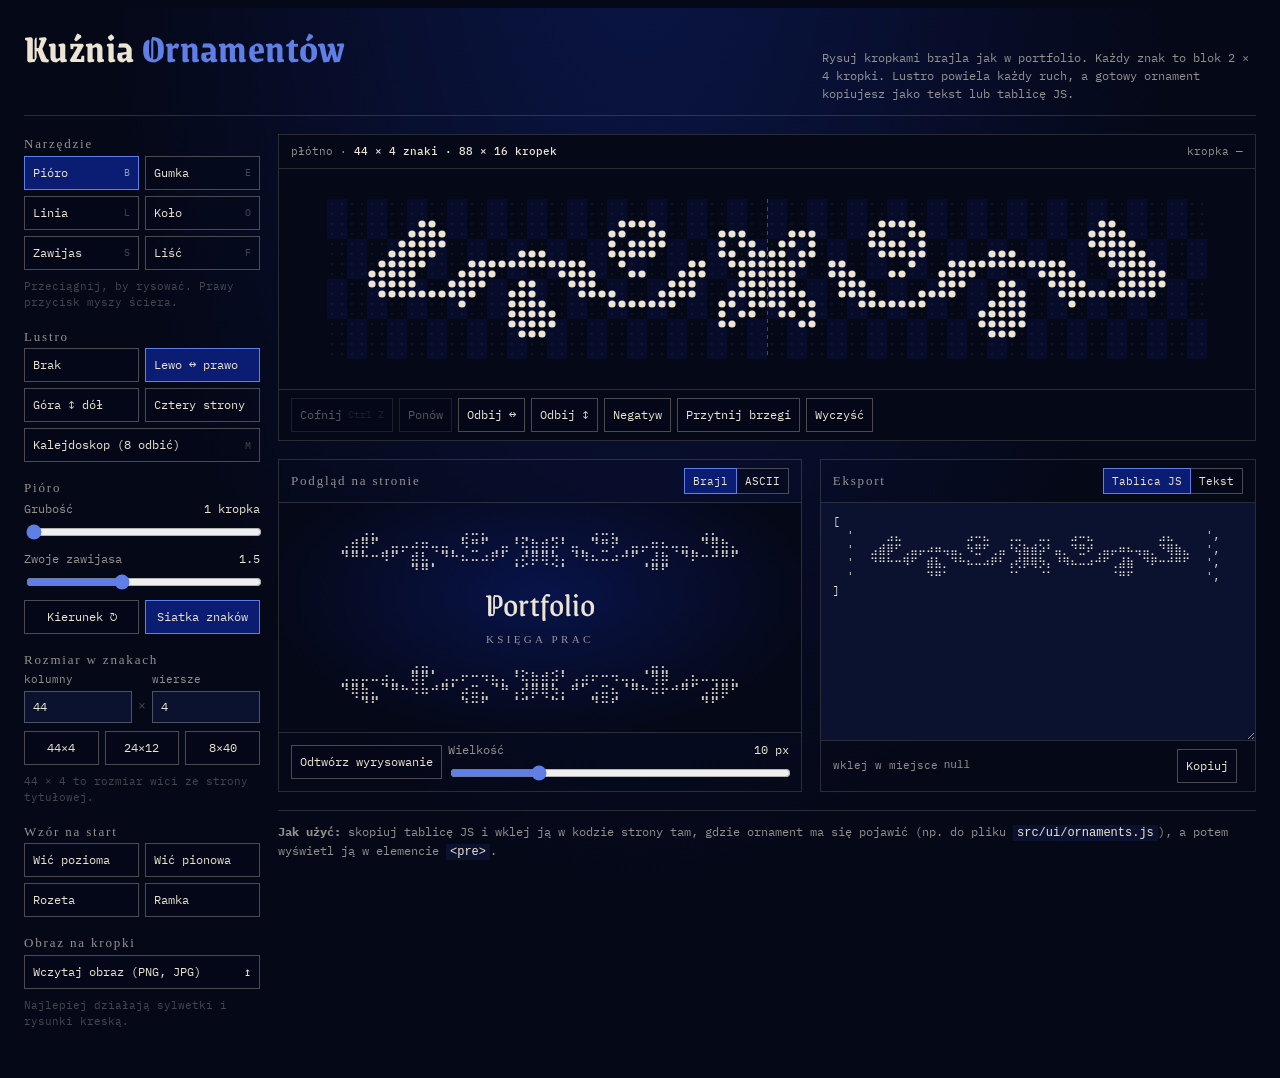
<file: tools/ornament.html>
<!doctype html>
<html lang="pl">
<head>
<meta charset="utf-8">
<meta name="viewport" content="width=device-width, initial-scale=1, viewport-fit=cover">
<title>Kuźnia Ornamentów</title>
<meta name="claude:viewport-fit-sides" content="cover">
<link rel="preconnect" href="https://fonts.googleapis.com">
<link rel="preconnect" href="https://fonts.gstatic.com" crossorigin>
<link rel="stylesheet" href="https://fonts.googleapis.com/css2?family=Grenze+Gotisch:wght@500;700&family=IM+Fell+English+SC&family=IBM+Plex+Mono:wght@400;500&display=swap">
<style>
/* Układ: wąska kolumna narzędzi po lewej (jak marginalia), szeroki pulpit z płótnem kropek,
   pod nim podgląd w rozmiarze strony i eksport. Jedna, ciemna paleta portfolio. */
:root {
  --ink: #050817;
  --ink-2: #0a1230;
  --deep: #0b1d73;
  --cobalt: #1838c0;
  --sky: #5f7ee6;
  --bone: #ece5d3;
  --bone-dim: rgba(236, 229, 211, .62);
  --bone-faint: rgba(236, 229, 211, .28);
  --line: rgba(236, 229, 211, .16);
  --gothic: 'Grenze Gotisch', 'UnifrakturMaguntia', Georgia, serif;
  --caps: 'IM Fell English SC', Georgia, 'Times New Roman', serif;
  --mono: 'IBM Plex Mono', ui-monospace, 'DejaVu Sans Mono', 'Segoe UI Symbol', monospace;
  color-scheme: dark;
}
* { box-sizing: border-box; }
html, body { background: var(--ink); color: var(--bone); }
body {
  font-family: var(--mono);
  font-size: 13px;
  line-height: 1.5;
  padding-left: max(16px, env(safe-area-inset-left, 0px));
  padding-right: max(16px, env(safe-area-inset-right, 0px));
  padding-block: 20px 40px;
  background:
    radial-gradient(ellipse at 50% -10%, rgba(24, 56, 192, .28), transparent 60%),
    var(--ink);
  min-height: 100%;
}
.wrap { max-width: 1280px; margin: 0 auto; display: grid; gap: 18px; }

header { display: flex; flex-wrap: wrap; align-items: baseline; justify-content: space-between; gap: 6px 24px; border-bottom: 1px solid var(--line); padding-bottom: 12px; }
header h1 { margin: 0; font-family: var(--gothic); font-weight: 700; font-size: clamp(28px, 4vw, 40px); letter-spacing: .01em; line-height: 1; text-wrap: balance; }
header h1 span { color: var(--sky); }
header p { margin: 0; color: var(--bone-dim); max-width: 62ch; font-size: 12px; }

.desk { display: grid; grid-template-columns: 236px minmax(0, 1fr); gap: 18px; align-items: start; }
@media (max-width: 820px) { .desk { grid-template-columns: minmax(0, 1fr); } }

aside { display: grid; gap: 16px; }
fieldset { margin: 0; padding: 0; border: 0; display: grid; gap: 8px; min-width: 0; }
legend, .lbl { font-family: var(--caps); font-size: 13px; letter-spacing: .14em; color: var(--bone-dim); padding: 0; margin-bottom: 2px; }
.grid2 { display: grid; grid-template-columns: 1fr 1fr; gap: 6px; }
.grid3 { display: grid; grid-template-columns: repeat(3, 1fr); gap: 6px; }

button, .btn {
  font: inherit; font-size: 12px; color: var(--bone);
  background: rgba(5, 8, 23, .35);
  border: 1px solid rgba(236, 229, 211, .3);
  padding: 7px 8px; cursor: pointer; text-align: left;
  display: flex; align-items: center; justify-content: space-between; gap: 6px;
  white-space: nowrap; transition: border-color .15s, background .15s;
}
button:hover, .btn:hover { border-color: rgba(236, 229, 211, .65); background: rgba(24, 56, 192, .18); }
button:focus-visible, input:focus-visible, select:focus-visible, .btn:focus-within { outline: 1px solid var(--sky); outline-offset: 2px; }
button[aria-pressed="true"] { background: var(--deep); border-color: var(--sky); }
button kbd { font: inherit; font-size: 10px; color: var(--bone-faint); }
button[aria-pressed="true"] kbd { color: var(--bone-dim); }
button.c { justify-content: center; }
button:disabled { opacity: .35; cursor: default; }

label.row { display: grid; grid-template-columns: 1fr auto; align-items: center; gap: 4px 8px; font-size: 12px; color: var(--bone-dim); }
label.row output { color: var(--bone); font-variant-numeric: tabular-nums; }
input[type=range] { grid-column: 1 / -1; width: 100%; accent-color: var(--sky); }
input[type=number], input[type=text], select {
  font: inherit; font-size: 12px; color: var(--bone); background: var(--ink-2);
  border: 1px solid rgba(236, 229, 211, .3); padding: 6px 8px; width: 100%; min-width: 0;
}
.size { display: grid; grid-template-columns: 1fr auto 1fr; gap: 6px; align-items: end; }
.size label { display: grid; gap: 3px; font-size: 11px; color: var(--bone-dim); }
.size span.x { padding-bottom: 7px; color: var(--bone-faint); }
.hint { font-size: 11px; color: var(--bone-faint); margin: 0; }
.btn input[type=file] { position: absolute; width: 1px; height: 1px; opacity: 0; }

main { display: grid; gap: 18px; min-width: 0; }
.board { border: 1px solid var(--line); background: var(--ink); position: relative; min-width: 0; }
.board-head { display: flex; flex-wrap: wrap; justify-content: space-between; gap: 4px 16px; padding: 8px 12px; border-bottom: 1px solid var(--line); font-size: 11px; color: var(--bone-dim); }
.board-head b { color: var(--bone); font-weight: 500; font-variant-numeric: tabular-nums; }
.stage { overflow: auto; padding: 14px; display: grid; place-items: center; min-height: 220px; }
canvas#view { display: block; touch-action: none; cursor: crosshair; image-rendering: pixelated; }
.board-foot { display: flex; flex-wrap: wrap; gap: 6px; padding: 8px 12px; border-top: 1px solid var(--line); }
.board-foot button { flex: 0 0 auto; }

.out { display: grid; grid-template-columns: minmax(0, 1.2fr) minmax(0, 1fr); gap: 18px; }
@media (max-width: 980px) { .out { grid-template-columns: minmax(0, 1fr); } }
.card { border: 1px solid var(--line); display: grid; grid-template-rows: auto 1fr auto; min-width: 0; }
.card-head { display: flex; flex-wrap: wrap; align-items: center; justify-content: space-between; gap: 6px 12px; padding: 8px 12px; border-bottom: 1px solid var(--line); }
.card-head .lbl { margin: 0; }
.seg { display: inline-flex; }
.seg button { padding: 4px 8px; font-size: 11px; }
.seg button + button { border-left: 0; }

.page {
  background: radial-gradient(ellipse at 50% 40%, rgba(11, 29, 115, .55), transparent 75%), var(--ink);
  padding: 22px 14px; overflow-x: auto; display: grid; justify-items: center; gap: 10px; min-height: 160px; align-content: center;
}
.page pre { margin: 0; font-family: var(--mono); line-height: 1; white-space: pre; color: var(--bone); opacity: .9; }
.page .demo { font-family: var(--gothic); font-size: 34px; line-height: 1; color: var(--bone); }
.page .demo-sub { font-family: var(--caps); letter-spacing: .3em; font-size: 11px; color: var(--bone-dim); }

textarea {
  width: 100%; min-height: 170px; resize: vertical; margin: 0; border: 0; padding: 12px;
  font-family: var(--mono); font-size: 11px; line-height: 1.25; white-space: pre; overflow: auto;
  color: var(--bone); background: var(--ink-2);
}
.card-foot { display: flex; flex-wrap: wrap; gap: 6px; padding: 8px 12px; border-top: 1px solid var(--line); align-items: center; }
.card-foot .name { flex: 1 1 140px; display: flex; align-items: center; gap: 6px; font-size: 11px; color: var(--bone-dim); }
.card-foot .name input { flex: 1; }
.toast { font-size: 11px; color: var(--sky); min-height: 1em; }

.howto { color: var(--bone-dim); font-size: 12px; border-top: 1px solid var(--line); padding-top: 12px; display: grid; gap: 4px; }
.howto code { color: var(--bone); background: var(--ink-2); padding: 1px 4px; }
@media (prefers-reduced-motion: reduce) { * { transition: none !important; } }
</style>
</head>
<body>

<div class="wrap">
  <header>
    <h1>Kuźnia <span>Ornamentów</span></h1>
    <p>Rysuj kropkami brajla jak w portfolio. Każdy znak to blok 2 × 4 kropki. Lustro powiela każdy ruch, a gotowy ornament kopiujesz jako tekst lub tablicę JS.</p>
  </header>

  <div class="desk">
    <aside>
      <fieldset>
        <legend>Narzędzie</legend>
        <div class="grid2" id="tools">
          <button data-tool="pen" aria-pressed="true">Pióro <kbd>B</kbd></button>
          <button data-tool="erase">Gumka <kbd>E</kbd></button>
          <button data-tool="line">Linia <kbd>L</kbd></button>
          <button data-tool="ring">Koło <kbd>O</kbd></button>
          <button data-tool="curl">Zawijas <kbd>S</kbd></button>
          <button data-tool="leaf">Liść <kbd>F</kbd></button>
        </div>
        <p class="hint" id="tool-hint">Przeciągnij, by rysować. Prawy przycisk myszy ściera.</p>
      </fieldset>

      <fieldset>
        <legend>Lustro</legend>
        <div class="grid2" id="mirrors">
          <button data-mirror="none">Brak</button>
          <button data-mirror="h" aria-pressed="true">Lewo ↔ prawo</button>
          <button data-mirror="v">Góra ↕ dół</button>
          <button data-mirror="hv">Cztery strony</button>
          <button data-mirror="k" style="grid-column: 1 / -1">Kalejdoskop (8 odbić) <kbd>M</kbd></button>
        </div>
      </fieldset>

      <fieldset>
        <legend>Pióro</legend>
        <label class="row" for="size">Grubość <output id="size-o">1 kropka</output>
          <input type="range" id="size" min="0" max="4" step="1" value="0">
        </label>
        <label class="row" for="turns">Zwoje zawijasa <output id="turns-o">1.5</output>
          <input type="range" id="turns" min="0.5" max="3" step="0.1" value="1.5">
        </label>
        <div class="grid2">
          <button id="dir" class="c" aria-label="Kierunek zawijasa">Kierunek ↻</button>
          <button id="grid-t" class="c" aria-pressed="true">Siatka znaków</button>
        </div>
      </fieldset>

      <fieldset>
        <legend>Rozmiar w znakach</legend>
        <div class="size">
          <label for="cols">kolumny<input type="number" id="cols" min="4" max="140" value="44"></label>
          <span class="x">×</span>
          <label for="rows">wiersze<input type="number" id="rows" min="1" max="60" value="4"></label>
        </div>
        <div class="grid3">
          <button class="c" data-preset="44x4">44×4</button>
          <button class="c" data-preset="24x12">24×12</button>
          <button class="c" data-preset="8x40">8×40</button>
        </div>
        <p class="hint">44 × 4 to rozmiar wici ze strony tytułowej.</p>
      </fieldset>

      <fieldset>
        <legend>Wzór na start</legend>
        <div class="grid2">
          <button data-tpl="band">Wić pozioma</button>
          <button data-tpl="vine">Wić pionowa</button>
          <button data-tpl="rosette">Rozeta</button>
          <button data-tpl="frame">Ramka</button>
        </div>
      </fieldset>

      <fieldset>
        <legend>Obraz na kropki</legend>
        <label class="btn" for="img">Wczytaj obraz (PNG, JPG) <span>↥</span><input type="file" id="img" accept="image/*"></label>
        <div id="img-ctl" hidden>
          <label class="row" for="thr">Próg jasności <output id="thr-o">128</output>
            <input type="range" id="thr" min="10" max="245" value="128">
          </label>
          <div class="grid2">
            <button id="inv" class="c" aria-pressed="false">Odwróć</button>
            <button id="img-done" class="c">Zatwierdź</button>
          </div>
        </div>
        <p class="hint">Najlepiej działają sylwetki i rysunki kreską.</p>
      </fieldset>
    </aside>

    <main>
      <section class="board" aria-label="Płótno">
        <div class="board-head">
          <span>płótno · <b id="dims">44 × 4 znaki · 88 × 16 kropek</b></span>
          <span id="pos">kropka —</span>
        </div>
        <div class="stage" id="stage"><canvas id="view" aria-label="Płótno do rysowania kropkami"></canvas></div>
        <div class="board-foot">
          <button id="undo" class="c">Cofnij <kbd>Ctrl Z</kbd></button>
          <button id="redo" class="c">Ponów</button>
          <button id="flip-h" class="c">Odbij ↔</button>
          <button id="flip-v" class="c">Odbij ↕</button>
          <button id="invert" class="c">Negatyw</button>
          <button id="trim" class="c">Przytnij brzegi</button>
          <button id="clear" class="c">Wyczyść</button>
        </div>
      </section>

      <div class="out">
        <section class="card" aria-label="Podgląd">
          <div class="card-head">
            <span class="lbl">Podgląd na stronie</span>
            <span class="seg" id="modes">
              <button data-mode="braille" aria-pressed="true">Brajl</button>
              <button data-mode="ascii">ASCII</button>
            </span>
          </div>
          <div class="page" id="page">
            <pre id="prev-top"></pre>
            <div class="demo">Portfolio</div>
            <div class="demo-sub">KSIĘGA PRAC</div>
            <pre id="prev-bot"></pre>
          </div>
          <div class="card-foot">
            <button id="replay" class="c">Odtwórz wyrysowanie</button>
            <label class="row" for="fs" style="flex:1 1 140px">Wielkość <output id="fs-o">10 px</output>
              <input type="range" id="fs" min="6" max="22" value="10">
            </label>
          </div>
        </section>

        <section class="card" aria-label="Eksport">
          <div class="card-head">
            <span class="lbl">Eksport</span>
            <span class="seg" id="fmts">
              <button data-fmt="js" aria-pressed="true">Tablica JS</button>
              <button data-fmt="txt">Tekst</button>
            </span>
          </div>
          <textarea id="code" readonly spellcheck="false" aria-label="Kod ornamentu"></textarea>
          <div class="card-foot">
            <span class="name">wklej w miejsce <code>null</code></span>
            <button id="copy" class="c">Kopiuj</button>
            <span class="toast" id="toast" role="status"></span>
          </div>
        </section>
      </div>

      <div class="howto">
        <span><b>Jak użyć:</b> skopiuj tablicę JS i wklej ją w kodzie strony tam, gdzie ornament ma się pojawić (np. do pliku <code>src/ui/ornaments.js</code>), a potem wyświetl ją w elemencie <code>&lt;pre&gt;</code>.</span>
      </div>
    </main>
  </div>
</div>

<script>
(() => {
  // ---------- stałe ----------
  const BITS = [[0x01, 0x08], [0x02, 0x10], [0x04, 0x20], [0x40, 0x80]];
  const RAMP = [' ', '.', ':', 'c', 'o', 's', 'S', '$', 'B'];   // ta sama skala co w AsciiView
  const BLANK = '⠀';
  const THRESHOLD = 110;                                         // jak canvasToBraille w braille.js
  const SIZES = [{ w: 0, t: '1 kropka' }, { w: 1.15, t: 'cienka' }, { w: 1.8, t: 'średnia' }, { w: 2.6, t: 'gruba' }, { w: 3.6, t: 'bardzo gruba' }];
  const C = { ink: '#050817', bone: '#ece5d3', sky: '#5f7ee6', cobalt: '#1838c0' };
  const HINTS = {
    pen: 'Przeciągnij, by rysować. Prawy przycisk myszy ściera.',
    erase: 'Przeciągnij, by ścierać kropki.',
    line: 'Przeciągnij od początku do końca linii.',
    ring: 'Przeciągnij od środka na zewnątrz.',
    curl: 'Przeciągnij od środka zawijasa; kąt wyznacza początek spirali.',
    leaf: 'Przeciągnij od nasady liścia do czubka.',
  };

  // ---------- stan ----------
  const $ = (id) => document.getElementById(id);
  const src = document.createElement('canvas');
  const sx = src.getContext('2d', { willReadFrequently: true });
  const view = $('view'), vx = view.getContext('2d');
  let cols = 44, rows = 4, W = 88, H = 16;
  let tool = 'pen', mirror = 'h', sizeIdx = 0, turns = 1.5, dir = 1, showGrid = true;
  let mode = 'braille', fmt = 'js', fontPx = 10;
  let mask = new Uint8Array(0);
  let pitch = 8;
  let undoStack = [], redoStack = [];
  let hover = null;
  let img = null, imgThr = 128, imgInv = false, imgBase = null;

  // ---------- pomocnicze ----------
  const snap = () => ({ cols, rows, data: sx.getImageData(0, 0, W, H) });
  function pushUndo() { undoStack.push(snap()); if (undoStack.length > 60) undoStack.shift(); redoStack = []; syncUndo(); }
  function restore(s) { setDims(s.cols, s.rows, false); sx.putImageData(s.data, 0, 0); }
  function syncUndo() { $('undo').disabled = !undoStack.length; $('redo').disabled = !redoStack.length; }

  function setDims(c, r, keep = true) {
    const old = keep ? (() => { const k = document.createElement('canvas'); k.width = W; k.height = H; k.getContext('2d').drawImage(src, 0, 0); return k; })() : null;
    cols = c; rows = r; W = c * 2; H = r * 4;
    src.width = W; src.height = H;
    if (old) sx.drawImage(old, Math.round((W - old.width) / 4) * 2, Math.round((H - old.height) / 8) * 4);
    $('cols').value = c; $('rows').value = r;
    layout();
  }

  // przekształcenia lustra w przestrzeni kropek
  function mirrors() {
    const id = [1, 0, 0, 1, 0, 0], h = [-1, 0, 0, 1, W, 0], v = [1, 0, 0, -1, 0, H], hv = [-1, 0, 0, -1, W, H];
    if (mirror === 'none') return [id];
    if (mirror === 'h') return [id, h];
    if (mirror === 'v') return [id, v];
    if (mirror === 'hv') return [id, h, v, hv];
    const cx = W / 2, cy = H / 2;
    const d = [0, 1, 1, 0, cx - cy, cy - cx];               // odbicie po przekątnej
    const mul = (a, b) => [a[0] * b[0] + a[2] * b[1], a[1] * b[0] + a[3] * b[1], a[0] * b[2] + a[2] * b[3], a[1] * b[2] + a[3] * b[3], a[0] * b[4] + a[2] * b[5] + a[4], a[1] * b[4] + a[3] * b[5] + a[5]];
    return [id, h, v, hv, d, mul(h, d), mul(v, d), mul(hv, d)];
  }

  function stamp(fn, erase = false) {
    sx.save();
    sx.globalCompositeOperation = erase ? 'destination-out' : 'source-over';
    sx.strokeStyle = sx.fillStyle = '#fff';
    sx.lineCap = sx.lineJoin = 'round';
    sx.lineWidth = SIZES[sizeIdx].w || 1.15;
    for (const m of mirrors()) { sx.setTransform(...m); fn(sx); }
    sx.restore();
  }

  // ---------- kształty (te same co w braille.js) ----------
  function spiral(ctx, cx, cy, r, t, d = 1, start = 0) {
    ctx.beginPath();
    const steps = Math.max(20, Math.round(60 * t));
    for (let i = 0; i <= steps; i++) {
      const k = i / steps, a = start + d * k * t * Math.PI * 2, rr = r * (1 - k * 0.85);
      const x = cx + Math.cos(a) * rr, y = cy + Math.sin(a) * rr;
      i ? ctx.lineTo(x, y) : ctx.moveTo(x, y);
    }
    ctx.stroke();
  }
  function leaf(ctx, x, y, len, ang) {
    ctx.save(); ctx.translate(x, y); ctx.rotate(ang);
    ctx.beginPath(); ctx.moveTo(0, 0);
    ctx.quadraticCurveTo(len * 0.5, -len * 0.35, len, 0);
    ctx.quadraticCurveTo(len * 0.5, len * 0.35, 0, 0);
    ctx.stroke(); ctx.restore();
  }
  // linia piksel w piksel (grubość „1 kropka”)
  function pixLine(ctx, a, b) {
    let x0 = Math.floor(a.x), y0 = Math.floor(a.y); const x1 = Math.floor(b.x), y1 = Math.floor(b.y);
    const dx = Math.abs(x1 - x0), dy = -Math.abs(y1 - y0), sxs = x0 < x1 ? 1 : -1, sys = y0 < y1 ? 1 : -1;
    let err = dx + dy;
    for (;;) {
      ctx.fillRect(x0, y0, 1, 1);
      if (x0 === x1 && y0 === y1) break;
      const e2 = 2 * err;
      if (e2 >= dy) { err += dy; x0 += sxs; }
      if (e2 <= dx) { err += dx; y0 += sys; }
    }
  }
  function segment(ctx, a, b) {
    if (!SIZES[sizeIdx].w) return pixLine(ctx, a, b);
    ctx.beginPath(); ctx.moveTo(a.x, a.y); ctx.lineTo(b.x, b.y); ctx.stroke();
    ctx.beginPath(); ctx.arc(b.x, b.y, Math.max(0.6, SIZES[sizeIdx].w / 2), 0, Math.PI * 2); ctx.fill();
  }
  function shape(ctx, t, a, b) {
    const dxy = Math.hypot(b.x - a.x, b.y - a.y), ang = Math.atan2(b.y - a.y, b.x - a.x);
    if (t === 'line') { if (SIZES[sizeIdx].w) { ctx.beginPath(); ctx.moveTo(a.x, a.y); ctx.lineTo(b.x, b.y); ctx.stroke(); } else pixLine(ctx, a, b); }
    if (t === 'ring') { ctx.beginPath(); ctx.arc(a.x, a.y, Math.max(0.5, dxy), 0, Math.PI * 2); ctx.stroke(); }
    if (t === 'curl') spiral(ctx, a.x, a.y, Math.max(1, dxy), turns, dir, ang);
    if (t === 'leaf') leaf(ctx, a.x, a.y, Math.max(1, dxy), ang);
  }

  // ---------- wzory startowe ----------
  const TPL = {
    band(ctx, W, H) {
      const cx = W / 2, cy = H / 2;
      ctx.beginPath(); ctx.arc(cx, cy, H * 0.16, 0, Math.PI * 2); ctx.stroke();
      for (let i = 0; i < 4; i++) leaf(ctx, cx, cy, H * 0.42, i * Math.PI / 2 + Math.PI / 4);
      for (const s of [1, -1]) {
        ctx.save(); ctx.translate(cx, 0); ctx.scale(s, 1); ctx.translate(-cx, 0);
        ctx.beginPath();
        const x0 = cx + H * 0.5, x1 = W - 4;
        for (let x = x0; x <= x1; x += 1) {
          const k = (x - x0) / (x1 - x0), y = cy + Math.sin(k * Math.PI * 3) * H * 0.18 * (1 - k * 0.5);
          x === x0 ? ctx.moveTo(x, y) : ctx.lineTo(x, y);
        }
        ctx.stroke();
        for (let j = 0; j < 3; j++) {
          const k = (j + 0.25) / 3, x = x0 + k * (x1 - x0), up = j % 2 === 0 ? -1 : 1;
          spiral(ctx, x + H * 0.12, cy + up * H * 0.22, H * 0.2 * (1 - k * 0.35), 1.4, up, up > 0 ? -Math.PI / 2 : Math.PI / 2);
          leaf(ctx, x - H * 0.08, cy - up * H * 0.12, H * 0.28, up * -0.9 + Math.PI);
        }
        spiral(ctx, x1 - H * 0.14, cy, H * 0.14, 1.2, 1, Math.PI);
        ctx.restore();
      }
    },
    vine(ctx, W, H) {
      const cx = W / 2;
      ctx.beginPath();
      for (let y = 4; y < H - 4; y++) { const x = cx + Math.sin(y / H * Math.PI * 4) * W * 0.12; y === 4 ? ctx.moveTo(x, y) : ctx.lineTo(x, y); }
      ctx.stroke();
      const n = Math.max(2, Math.floor(H / (W * 0.9)));
      for (let i = 0; i < n; i++) {
        const y = (i + 0.5) / n * H, side = i % 2 ? 1 : -1, x = cx + Math.sin(y / H * Math.PI * 4) * W * 0.12;
        spiral(ctx, x + side * W * 0.24, y, W * 0.22, 1.5, side, side > 0 ? Math.PI : 0);
        leaf(ctx, x, y + W * 0.15, W * 0.3, side > 0 ? Math.PI * 0.75 : Math.PI * 0.25);
      }
      spiral(ctx, cx + W * 0.1, 10, W * 0.25, 1.6, 1, Math.PI);
    },
    rosette(ctx, W, H) {
      const cx = W / 2, cy = H / 2, R = Math.min(W, H) / 2 - 2;
      ctx.beginPath(); ctx.arc(cx, cy, R * 0.18, 0, Math.PI * 2); ctx.stroke();
      ctx.beginPath(); ctx.arc(cx, cy, R * 0.95, 0, Math.PI * 2); ctx.stroke();
      for (let i = 0; i < 8; i++) {
        const a = i * Math.PI / 4;
        leaf(ctx, cx + Math.cos(a) * R * 0.2, cy + Math.sin(a) * R * 0.2, R * 0.55, a);
        const b = a + Math.PI / 8;
        spiral(ctx, cx + Math.cos(b) * R * 0.66, cy + Math.sin(b) * R * 0.66, R * 0.2, 1.3, i % 2 ? 1 : -1, b + Math.PI);
      }
    },
    frame(ctx, W, H) {
      const m = 2.5;
      ctx.strokeRect(m, m, W - m * 2, H - m * 2);
      ctx.strokeRect(m + 3, m + 3, W - m * 2 - 6, H - m * 2 - 6);
      const r = Math.min(W, H) * 0.14;
      for (const [x, y, s] of [[m + 3, m + 3, 0], [W - m - 3, m + 3, 1], [W - m - 3, H - m - 3, 2], [m + 3, H - m - 3, 3]]) {
        spiral(ctx, x, y, r, 1.4, 1, s * Math.PI / 2 + Math.PI / 4);
        leaf(ctx, x, y, r * 1.5, s * Math.PI / 2 + Math.PI / 4);
      }
    },
  };
  function applyTemplate(name) {
    pushUndo();
    sx.clearRect(0, 0, W, H);
    sx.save(); sx.strokeStyle = '#fff'; sx.lineWidth = 1.15; sx.lineCap = 'round';
    TPL[name](sx, W, H);
    sx.restore();
    render(true);
  }

  // ---------- odczyt kropek ----------
  function readMask() {
    const d = sx.getImageData(0, 0, W, H).data;
    mask = new Uint8Array(W * H);
    for (let i = 0; i < W * H; i++) mask[i] = d[i * 4 + 3] > THRESHOLD ? 1 : 0;
  }
  function toRows(m = mode) {
    const out = [];
    for (let y = 0; y < H; y += 4) {
      let line = '';
      for (let x = 0; x < W; x += 2) {
        let code = 0, n = 0;
        for (let dy = 0; dy < 4; dy++) for (let dx = 0; dx < 2; dx++) if (mask[(y + dy) * W + x + dx]) { code |= BITS[dy][dx]; n++; }
        line += m === 'braille' ? (code ? String.fromCharCode(0x2800 + code) : BLANK) : RAMP[n];
      }
      out.push(line);
    }
    return out;
  }
  // odbicie góra-dół na poziomie znaków (jak dolna wić strony tytułowej)
  function flipRows(rowsArr) {
    if (mode !== 'braille') return rowsArr.slice().reverse();
    return rowsArr.slice().reverse().map((r) => [...r].map((ch) => {
      const c = ch.charCodeAt(0) - 0x2800; let o = 0;
      for (let dy = 0; dy < 4; dy++) for (let dx = 0; dx < 2; dx++) if (c & BITS[dy][dx]) o |= BITS[3 - dy][dx];
      return o ? String.fromCharCode(0x2800 + o) : BLANK;
    }).join(''));
  }

  // ---------- rysowanie widoku ----------
  function layout() {
    const box = $('stage').clientWidth - 28;
    pitch = Math.max(3, Math.min(22, Math.floor(box / W)));
    const hMax = Math.max(260, innerHeight * 0.6);
    if (H * pitch > hMax) pitch = Math.max(3, Math.floor(hMax / H));
    const dpr = Math.min(2, devicePixelRatio || 1);
    view.width = W * pitch * dpr; view.height = H * pitch * dpr;
    view.style.width = W * pitch + 'px'; view.style.height = H * pitch + 'px';
    vx.setTransform(dpr, 0, 0, dpr, 0, 0);
    $('dims').textContent = `${cols} × ${rows} znaki · ${W} × ${H} kropek`;
  }

  function drawView() {
    const p = pitch;
    vx.fillStyle = C.ink; vx.fillRect(0, 0, W * p, H * p);
    if (showGrid) {
      // co drugi znak lekko podbarwiony: widać, gdzie kończy się każdy znak brajla
      vx.fillStyle = 'rgba(24,56,192,.10)';
      for (let cy = 0; cy < rows; cy++) for (let cx = 0; cx < cols; cx++) if ((cx + cy) % 2 === 0) vx.fillRect(cx * 2 * p, cy * 4 * p, 2 * p, 4 * p);
    }
    // osie lustra
    vx.save(); vx.strokeStyle = 'rgba(95,126,230,.55)'; vx.setLineDash([4, 4]); vx.lineWidth = 1;
    const ax = (mirror === 'h' || mirror === 'hv' || mirror === 'k'), ay = (mirror === 'v' || mirror === 'hv' || mirror === 'k');
    if (ax) { vx.beginPath(); vx.moveTo(W * p / 2 + .5, 0); vx.lineTo(W * p / 2 + .5, H * p); vx.stroke(); }
    if (ay) { vx.beginPath(); vx.moveTo(0, H * p / 2 + .5); vx.lineTo(W * p, H * p / 2 + .5); vx.stroke(); }
    if (mirror === 'k') {
      const cx = W * p / 2, cy = H * p / 2, L = Math.max(W, H) * p;
      vx.beginPath(); vx.moveTo(cx - L, cy - L); vx.lineTo(cx + L, cy + L); vx.moveTo(cx - L, cy + L); vx.lineTo(cx + L, cy - L); vx.stroke();
    }
    vx.restore();
    // kropki
    const rOn = p * 0.36, rOff = Math.max(0.6, p * 0.07);
    vx.fillStyle = 'rgba(236,229,211,.13)';
    vx.beginPath();
    for (let y = 0; y < H; y++) for (let x = 0; x < W; x++) if (!mask[y * W + x]) { vx.moveTo((x + .5) * p + rOff, (y + .5) * p); vx.arc((x + .5) * p, (y + .5) * p, rOff, 0, Math.PI * 2); }
    vx.fill();
    vx.fillStyle = C.bone;
    vx.beginPath();
    for (let y = 0; y < H; y++) for (let x = 0; x < W; x++) if (mask[y * W + x]) { vx.moveTo((x + .5) * p + rOn, (y + .5) * p); vx.arc((x + .5) * p, (y + .5) * p, rOn, 0, Math.PI * 2); }
    vx.fill();
    // podgląd pióra z odbiciami
    if (hover && !drag && (tool === 'pen' || tool === 'erase')) {
      vx.save(); vx.strokeStyle = tool === 'erase' ? 'rgba(236,229,211,.6)' : C.sky; vx.lineWidth = 1;
      const r = Math.max(0.5, (SIZES[sizeIdx].w || 1) / 2) * p;
      for (const m of mirrors()) {
        const hx = m[0] * hover.x + m[2] * hover.y + m[4], hy = m[1] * hover.x + m[3] * hover.y + m[5];
        vx.beginPath(); vx.arc(hx * p, hy * p, r, 0, Math.PI * 2); vx.stroke();
      }
      vx.restore();
    }
  }

  // ---------- wyjście ----------
  let revealing = 0;
  function updateOutput() {
    const r = toRows();
    if (!revealing) { $('prev-top').textContent = r.join('\n'); $('prev-bot').textContent = flipRows(r).join('\n'); }
    $('code').value = fmt === 'txt' ? r.join('\n') : `[\n${r.map((l) => `  '${l}',`).join('\n')}\n]`;
  }
  function reveal(el, rowsArr, dur) {
    const cells = [];
    rowsArr.forEach((r, y) => [...r].forEach((ch, x) => { if (ch !== BLANK && ch !== ' ') cells.push([y, x]); }));
    cells.sort(() => Math.random() - 0.5);
    const blank = mode === 'braille' ? BLANK : ' ';
    const grid = rowsArr.map((r) => [...r].map(() => blank));
    const t0 = performance.now();
    return new Promise((res) => {
      const step = () => {
        const k = Math.min(1, (performance.now() - t0) / (dur * 1000));
        const n = Math.floor(k * cells.length);
        for (let i = 0; i < n; i++) { const [y, x] = cells[i]; grid[y][x] = rowsArr[y][x]; }
        el.textContent = grid.map((r) => r.join('')).join('\n');
        k < 1 ? requestAnimationFrame(step) : res();
      };
      step();
    });
  }

  let saveT = 0;
  function render(save = false) {
    readMask(); drawView(); updateOutput();
    if (save) { clearTimeout(saveT); saveT = setTimeout(saveDraft, 400); }
  }
  function saveDraft() {
    try { localStorage.setItem('kuznia.draft', JSON.stringify({ cols, rows, url: src.toDataURL() })); } catch (e) { /* bez zapisu */ }
  }
  function loadDraft() {
    try {
      const d = JSON.parse(localStorage.getItem('kuznia.draft') || 'null');
      if (!d || !d.url) return false;
      setDims(d.cols, d.rows, false);
      const im = new Image();
      im.onload = () => { sx.drawImage(im, 0, 0); render(); };
      im.src = d.url;
      return true;
    } catch (e) { return false; }
  }

  // ---------- wskaźnik ----------
  let drag = null;
  const toDot = (e) => { const b = view.getBoundingClientRect(); return { x: (e.clientX - b.left) / pitch, y: (e.clientY - b.top) / pitch }; };
  view.addEventListener('contextmenu', (e) => e.preventDefault());
  view.addEventListener('pointerdown', (e) => {
    view.setPointerCapture(e.pointerId);
    const p = toDot(e);
    const t = e.button === 2 ? 'erase' : tool;
    pushUndo();
    drag = { t, a: p, last: p, base: sx.getImageData(0, 0, W, H) };
    if (t === 'pen' || t === 'erase') stamp((c) => segment(c, p, p), t === 'erase');
    render();
  });
  view.addEventListener('pointermove', (e) => {
    const p = toDot(e);
    hover = p;
    $('pos').textContent = `kropka ${Math.floor(p.x) + 1}, ${Math.floor(p.y) + 1} · znak ${Math.floor(p.x / 2) + 1}, ${Math.floor(p.y / 4) + 1}`;
    if (!drag) { drawView(); return; }
    if (drag.t === 'pen' || drag.t === 'erase') {
      const a = drag.last; stamp((c) => segment(c, a, p), drag.t === 'erase'); drag.last = p;
    } else {
      sx.putImageData(drag.base, 0, 0);
      const a = drag.a; stamp((c) => shape(c, drag.t, a, p));
    }
    render();
  });
  const end = () => { if (drag) { drag = null; render(true); } };
  view.addEventListener('pointerup', end);
  view.addEventListener('pointercancel', end);
  view.addEventListener('pointerleave', () => { hover = null; if (!drag) drawView(); $('pos').textContent = 'kropka —'; });

  // ---------- przyciski ----------
  const press = (group, attr, val) => document.querySelectorAll(`#${group} [${attr}]`).forEach((b) => b.setAttribute('aria-pressed', String(b.getAttribute(attr) === val)));
  function setTool(t) { tool = t; press('tools', 'data-tool', t); $('tool-hint').textContent = HINTS[t]; }
  function setMirror(m) { mirror = m; press('mirrors', 'data-mirror', m); drawView(); }
  $('tools').addEventListener('click', (e) => { const b = e.target.closest('[data-tool]'); if (b) setTool(b.dataset.tool); });
  $('mirrors').addEventListener('click', (e) => { const b = e.target.closest('[data-mirror]'); if (b) setMirror(b.dataset.mirror); });
  $('size').addEventListener('input', (e) => { sizeIdx = +e.target.value; $('size-o').textContent = SIZES[sizeIdx].t; });
  $('turns').addEventListener('input', (e) => { turns = +e.target.value; $('turns-o').textContent = turns.toFixed(1); });
  $('dir').addEventListener('click', () => { dir = -dir; $('dir').textContent = dir > 0 ? 'Kierunek ↻' : 'Kierunek ↺'; });
  $('grid-t').addEventListener('click', () => { showGrid = !showGrid; $('grid-t').setAttribute('aria-pressed', String(showGrid)); drawView(); });

  function resize(c, r) {
    c = Math.max(4, Math.min(140, c | 0)); r = Math.max(1, Math.min(60, r | 0));
    if (c === cols && r === rows) return;
    pushUndo(); setDims(c, r, true); render(true);
  }
  $('cols').addEventListener('change', () => resize(+$('cols').value, rows));
  $('rows').addEventListener('change', () => resize(cols, +$('rows').value));
  document.querySelectorAll('[data-preset]').forEach((b) => b.addEventListener('click', () => { const [c, r] = b.dataset.preset.split('x').map(Number); resize(c, r); }));
  document.querySelectorAll('[data-tpl]').forEach((b) => b.addEventListener('click', () => applyTemplate(b.dataset.tpl)));

  function undo() { if (!undoStack.length) return; redoStack.push(snap()); restore(undoStack.pop()); syncUndo(); render(true); }
  function redo() { if (!redoStack.length) return; undoStack.push(snap()); restore(redoStack.pop()); syncUndo(); render(true); }
  $('undo').addEventListener('click', undo);
  $('redo').addEventListener('click', redo);
  function transformAll(m) {
    pushUndo();
    const k = document.createElement('canvas'); k.width = W; k.height = H; k.getContext('2d').drawImage(src, 0, 0);
    sx.clearRect(0, 0, W, H); sx.save(); sx.setTransform(...m); sx.drawImage(k, 0, 0); sx.restore(); render(true);
  }
  $('flip-h').addEventListener('click', () => transformAll([-1, 0, 0, 1, W, 0]));
  $('flip-v').addEventListener('click', () => transformAll([1, 0, 0, -1, 0, H]));
  $('invert').addEventListener('click', () => {
    pushUndo(); readMask();
    const d = sx.createImageData(W, H);
    for (let i = 0; i < W * H; i++) { d.data[i * 4] = d.data[i * 4 + 1] = d.data[i * 4 + 2] = 255; d.data[i * 4 + 3] = mask[i] ? 0 : 255; }
    sx.putImageData(d, 0, 0); render(true);
  });
  $('clear').addEventListener('click', () => { pushUndo(); sx.clearRect(0, 0, W, H); render(true); });
  $('trim').addEventListener('click', () => {
    readMask();
    let x0 = cols, x1 = -1, y0 = rows, y1 = -1;
    for (let y = 0; y < H; y++) for (let x = 0; x < W; x++) if (mask[y * W + x]) {
      const cx = x >> 1, cy = y >> 2; x0 = Math.min(x0, cx); x1 = Math.max(x1, cx); y0 = Math.min(y0, cy); y1 = Math.max(y1, cy);
    }
    if (x1 < 0) return toast('Płótno jest puste.');
    const nc = Math.max(4, x1 - x0 + 1), nr = y1 - y0 + 1;
    if (nc === cols && nr === rows) return toast('Brzegi są już przycięte.');
    pushUndo();
    const part = sx.getImageData(x0 * 2, y0 * 4, nc * 2, nr * 4);
    setDims(nc, nr, false); sx.putImageData(part, 0, 0); render(true);
  });

  // obraz na kropki
  function applyImage() {
    if (!img) return;
    sx.putImageData(imgBase, 0, 0);
    const k = document.createElement('canvas'); k.width = W; k.height = H;
    const kx = k.getContext('2d', { willReadFrequently: true });
    const s = Math.min(W / img.width, H / img.height), w = img.width * s, h = img.height * s;
    kx.drawImage(img, (W - w) / 2, (H - h) / 2, w, h);
    const d = kx.getImageData(0, 0, W, H).data, o = sx.getImageData(0, 0, W, H);
    for (let i = 0; i < W * H; i++) {
      if (d[i * 4 + 3] < 128) continue;
      const lum = 0.299 * d[i * 4] + 0.587 * d[i * 4 + 1] + 0.114 * d[i * 4 + 2];
      if (imgInv ? lum < imgThr : lum > imgThr) { o.data[i * 4] = o.data[i * 4 + 1] = o.data[i * 4 + 2] = o.data[i * 4 + 3] = 255; }
    }
    sx.putImageData(o, 0, 0); render();
  }
  $('img').addEventListener('change', (e) => {
    const f = e.target.files && e.target.files[0]; if (!f) return;
    const rd = new FileReader();
    rd.onload = () => {
      const im = new Image();
      im.onload = () => { pushUndo(); img = im; imgBase = sx.getImageData(0, 0, W, H); $('img-ctl').hidden = false; applyImage(); };
      im.onerror = () => toast('Nie udało się odczytać obrazu. Spróbuj PNG lub JPG.');
      im.src = rd.result;
    };
    rd.readAsDataURL(f);
    e.target.value = '';
  });
  $('thr').addEventListener('input', (e) => { imgThr = +e.target.value; $('thr-o').textContent = imgThr; applyImage(); });
  $('inv').addEventListener('click', () => { imgInv = !imgInv; $('inv').setAttribute('aria-pressed', String(imgInv)); applyImage(); });
  $('img-done').addEventListener('click', () => { img = null; $('img-ctl').hidden = true; render(true); });

  // podgląd i eksport
  $('modes').addEventListener('click', (e) => { const b = e.target.closest('[data-mode]'); if (!b) return; mode = b.dataset.mode; press('modes', 'data-mode', mode); updateOutput(); });
  $('fmts').addEventListener('click', (e) => { const b = e.target.closest('[data-fmt]'); if (!b) return; fmt = b.dataset.fmt; press('fmts', 'data-fmt', fmt); updateOutput(); });
  $('fs').addEventListener('input', (e) => { fontPx = +e.target.value; $('fs-o').textContent = fontPx + ' px'; for (const id of ['prev-top', 'prev-bot']) $(id).style.fontSize = fontPx + 'px'; });
  $('replay').addEventListener('click', async () => {
    const r = toRows(); revealing++;
    const a = reveal($('prev-top'), r, 1.8);
    await new Promise((res) => setTimeout(res, 900));
    await reveal($('prev-bot'), flipRows(r), 1.8); await a;
    revealing--; updateOutput();
  });
  let toastT = 0;
  function toast(t) { $('toast').textContent = t; clearTimeout(toastT); toastT = setTimeout(() => { $('toast').textContent = ''; }, 2200); }
  $('copy').addEventListener('click', () => {
    const ta = $('code');
    const fallback = () => { ta.focus(); ta.select(); toast('Zaznaczone. Skopiuj skrótem Ctrl C.'); };
    try {
      navigator.clipboard.writeText(ta.value).then(() => toast('Skopiowano.'), fallback);
    } catch (e) { fallback(); }
  });

  // klawiatura
  addEventListener('keydown', (e) => {
    if (e.target.matches('input, textarea, select')) return;
    const k = e.key.toLowerCase();
    if ((e.ctrlKey || e.metaKey) && k === 'z') { e.preventDefault(); e.shiftKey ? redo() : undo(); return; }
    if ((e.ctrlKey || e.metaKey) && k === 'y') { e.preventDefault(); redo(); return; }
    if (e.ctrlKey || e.metaKey || e.altKey) return;
    const map = { b: 'pen', e: 'erase', l: 'line', o: 'ring', s: 'curl', f: 'leaf' };
    if (map[k]) setTool(map[k]);
    if (k === 'm') { const order = ['none', 'h', 'v', 'hv', 'k']; setMirror(order[(order.indexOf(mirror) + 1) % order.length]); }
  });
  addEventListener('resize', () => { layout(); drawView(); });

  // ---------- start ----------
  setDims(44, 4, false);
  syncUndo();
  if (!loadDraft()) {
    sx.save(); sx.strokeStyle = '#fff'; sx.lineWidth = 1.15; sx.lineCap = 'round'; TPL.band(sx, W, H); sx.restore();
    render();
  }
  if (document.fonts && document.fonts.ready) document.fonts.ready.then(() => { layout(); drawView(); });
})();
</script>
</body>
</html>
</file>
